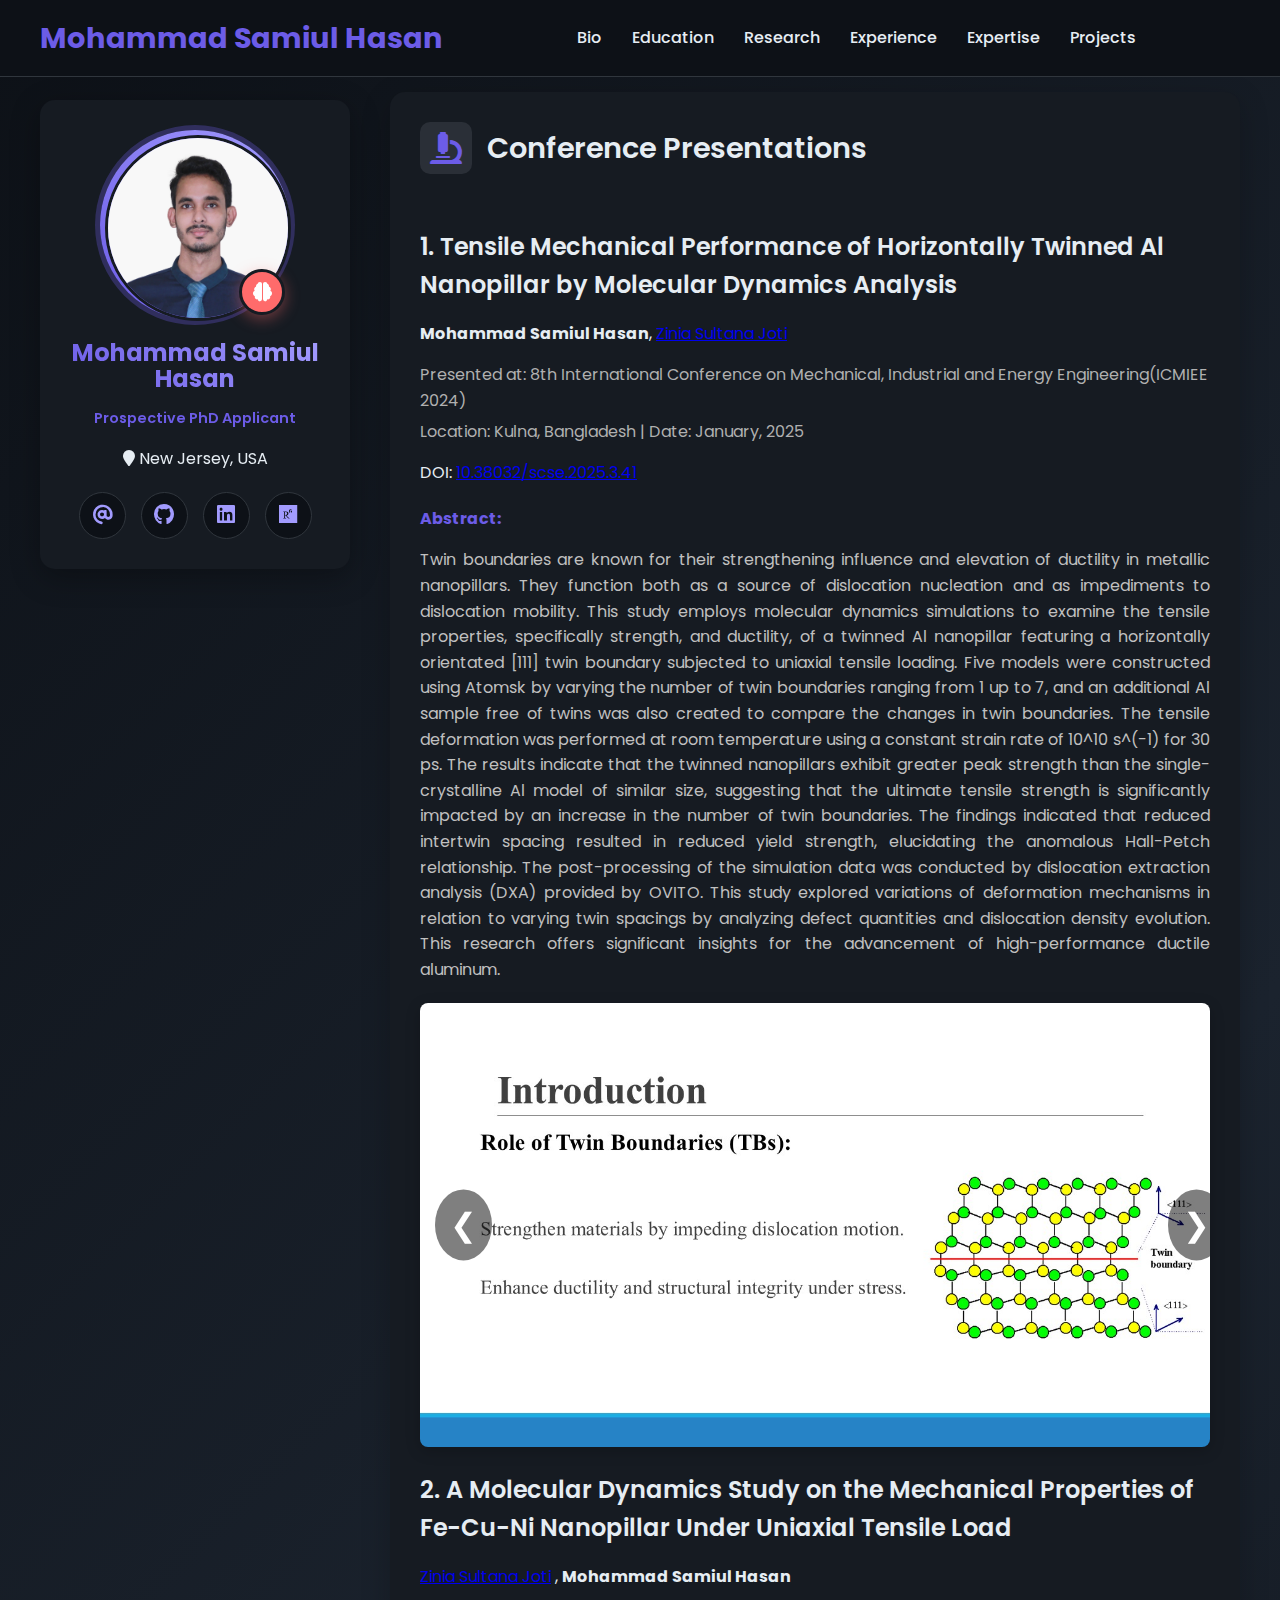
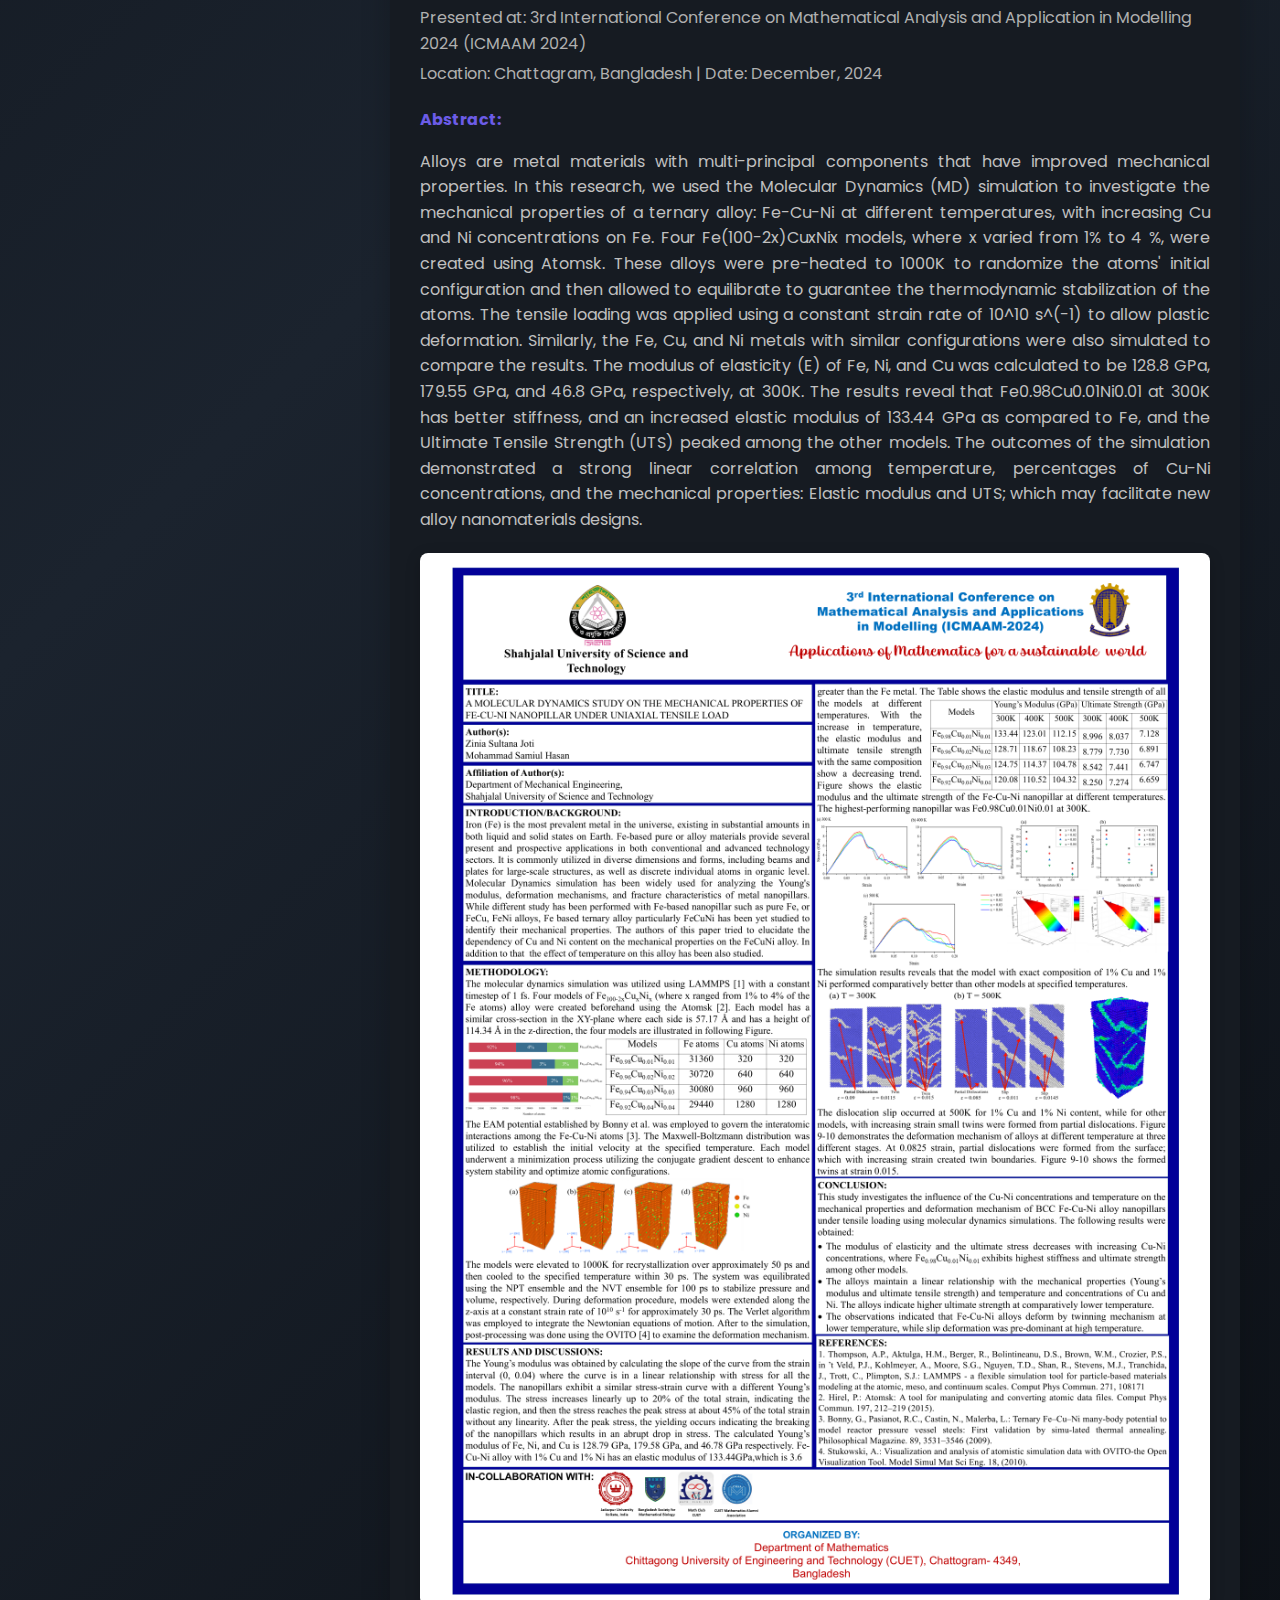
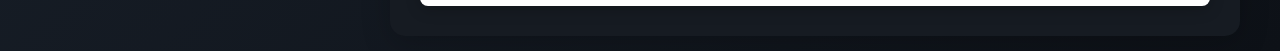
<file: research.html>
<!DOCTYPE html>
<html lang="en">

<head>
    <meta charset="UTF-8">
    <meta name="viewport" content="width=device-width, initial-scale=1.0">
    <title>Mohammad Samiul Hasan - Research Experience</title>
    <link rel="icon" type="image/x-icon" href="content/favicon.ico">
    <link rel="stylesheet" href="style.css">
    <link rel="stylesheet" href="https://cdnjs.cloudflare.com/ajax/libs/font-awesome/6.0.0-beta3/css/all.min.css">
</head>

<body>
    <header class="navbar">
        <div class="container">
            <span class="logo">Mohammad Samiul Hasan</span>
            <nav>
                <ul class="navbar-links">
                    <li><a href="index.html#bio">Bio</a></li>
                    <li><a href="index.html#education">Education</a></li>
                    <li><a href="index.html#conference">Research</a></li>
                    <li><a href="index.html#experience">Experience</a></li>
                    <li><a href="index.html#expertise">Expertise</a></li>
                    <li><a href="index.html#projects">Projects</a></li>
                </ul>
            </nav>
            <div class="nav-icons">

            </div>
        </div>
    </header>

    <main class="main-content">
        <div class="container hero-section">
            <div class="profile-card">
                <div class="profile-image-container">
                    <img src="content/profile.png" alt="Mohammad Samiul Hasan" class="profile-image">
                    <div class="rocket-icon">
                        <i class="fas fa-brain"></i>
                    </div>
                </div>
                <h1 class="name">Mohammad Samiul <br> Hasan</h1>
                <!-- <p class="pronouns">(he/him)</p> -->
                <p class="title">Prospective PhD Applicant</p>
                <!-- <p class="affiliation">BJIT Limited</p> -->
                <p class="location-text"><i class="fa fa-map-marker" aria-hidden="true"></i> New Jersey, USA</p>
                <div class="social-links">
                    <a href="mailto:samiulhasan823@gmail.com"><i class="fas fa-at"></i></a>
                    <a href="https://github.com/M-Samiul-Hasan" target="_blank"><i class="fab fa-github"></i></a>
                    <a href="https://www.linkedin.com/in/samiulhasan23/" target="_blank"><i class="fab fa-linkedin"></i></a>
                    <a href="https://www.researchgate.net/profile/Mohammad-Hasan-52" target="_blank"><i class="fab fa-researchgate"></i></a>
                    <!-- <a href="#"><i class="fab fa-google"></i></a> -->
                    <!-- <a href="#"><i class="fab fa-orcid"></i></a> -->
                </div>
            </div>

            <div class="info-sections">
                <section class="research-section" id="conference">
                    <div class="section-header">
                        <i class="fas fa-microscope"></i>
                        <h2>Conference Presentations</h2>
                    </div>

                    <div class="research-item">
                        <h3>1. Tensile Mechanical Performance of Horizontally Twinned Al Nanopillar by Molecular
                            Dynamics Analysis</h3>
                        <p class="publication-author"> <strong>Mohammad Samiul Hasan</strong>, <a
                                href="https://ziniajoti.github.io" target="_blank">Zinia Sultana Joti</a></p>
                        <p class="conference-info">Presented at: 8th International Conference on Mechanical, Industrial
                            and Energy Engineering(ICMIEE 2024)</p>
                        <p class="conference-info">Location: Kulna, Bangladesh | Date: January, 2025</p>
                        <p class="doi-link">
                            DOI: <a href="https://doi.org/10.38032/scse.2025.3.41"
                                target="_blank">10.38032/scse.2025.3.41</a>
                        </p>
                        <div class="abstract-content">
                            <h4>Abstract:</h4>
                            <p>Twin boundaries are known for their strengthening influence and elevation of ductility in
                                metallic nanopillars. They function both as a source of dislocation nucleation and as
                                impediments to dislocation mobility. This study employs molecular dynamics simulations
                                to examine the tensile properties, specifically strength, and ductility, of a twinned Al
                                nanopillar featuring a horizontally orientated [111] twin boundary subjected to uniaxial
                                tensile loading. Five models were constructed using Atomsk by varying the number of twin
                                boundaries ranging from 1 up to 7, and an additional Al sample free of twins was also
                                created to compare the changes in twin boundaries. The tensile deformation was performed
                                at room temperature using a constant strain rate of 10^10 s^(-1) for 30 ps. The results
                                indicate that the twinned nanopillars exhibit greater peak strength than the
                                single-crystalline Al model of similar size, suggesting that the ultimate tensile
                                strength is significantly impacted by an increase in the number of twin boundaries. The
                                findings indicated that reduced intertwin spacing resulted in reduced yield strength,
                                elucidating the anomalous Hall-Petch relationship. The post-processing of the simulation
                                data was conducted by dislocation extraction analysis (DXA) provided by OVITO. This
                                study explored variations of deformation mechanisms in relation to varying twin spacings
                                by analyzing defect quantities and dislocation density evolution. This research offers
                                significant insights for the advancement of high-performance ductile aluminum.</p>
                        </div>
                        <div class="image-box-container">
                            <div class="image-box">
                                <img src="content/research/paper_01/screenshot-1.JPG" alt="Presentation Slide 1"
                                    class="image-box-img active-img">
                                <img src="content/research/paper_01/screenshot-2.JPG" alt="Presentation Slide 2"
                                    class="image-box-img">
                                <img src="content/research/paper_01/screenshot-3.JPG" alt="Presentation Slide 3"
                                    class="image-box-img">
                                <img src="content/research/paper_01/screenshot-4.JPG" alt="Presentation Slide 4"
                                    class="image-box-img">
                                <img src="content/research/paper_01/screenshot-5.JPG" alt="Presentation Slide 5"
                                    class="image-box-img">
                            </div>

                            <div class="image-box-nav">
                                <a class="prev-img">&#10094;</a>
                                <a class="next-img">&#10095;</a>
                            </div>
                        </div>

                        <div class="research-item">
                            <h3>2. A Molecular Dynamics Study on the Mechanical Properties of Fe-Cu-Ni Nanopillar Under
                                Uniaxial Tensile Load</h3>
                            <p class="publication-author"><a href="https://ziniajoti.github.io" target="_blank">Zinia
                                    Sultana
                                    Joti</a> , <strong>Mohammad Samiul Hasan</strong></p>
                            <p class="conference-info">Presented at: 3rd International Conference on Mathematical
                                Analysis
                                and Application in Modelling 2024 (ICMAAM 2024)</p>
                            <p class="conference-info">Location: Chattagram, Bangladesh | Date: December, 2024</p>
                            <div class="abstract-content">
                                <h4>Abstract:</h4>
                                <p>Alloys are metal materials with multi-principal components that have improved
                                    mechanical
                                    properties. In this research, we used the Molecular Dynamics (MD) simulation to
                                    investigate the mechanical properties of a ternary alloy: Fe-Cu-Ni at different
                                    temperatures, with increasing Cu and Ni concentrations on Fe. Four Fe(100-2x)CuxNix
                                    models, where x varied from 1% to 4 %, were created using Atomsk. These alloys were
                                    pre-heated to 1000K to randomize the atoms' initial configuration and then allowed
                                    to
                                    equilibrate to guarantee the thermodynamic stabilization of the atoms. The tensile
                                    loading was applied using a constant strain rate of 10^10 s^(-1) to allow plastic
                                    deformation. Similarly, the Fe, Cu, and Ni metals with similar configurations were
                                    also
                                    simulated to compare the results. The modulus of elasticity (E) of Fe, Ni, and Cu
                                    was
                                    calculated to be 128.8 GPa, 179.55 GPa, and 46.8 GPa, respectively, at 300K. The
                                    results
                                    reveal that Fe0.98Cu0.01Ni0.01 at 300K has better stiffness, and an increased
                                    elastic
                                    modulus of 133.44 GPa as compared to Fe, and the Ultimate Tensile Strength (UTS)
                                    peaked
                                    among the other models. The outcomes of the simulation demonstrated a strong linear
                                    correlation among temperature, percentages of Cu-Ni concentrations, and the
                                    mechanical
                                    properties: Elastic modulus and UTS; which may facilitate new alloy nanomaterials
                                    designs.</p>
                            </div>
                            <div class="media-container">
                                <img src="content/research/paper_02/Slide1.PNG" alt="Presentation Slide 3"
                                    class="presentation-image">
                            </div>
                        </div>

                </section>
            </div>
        </div>
    </main>

    <script src="script.js"></script>
</body>


</html>
</file>
<file: style.css>
@import url('https://fonts.googleapis.com/css2?family=Poppins:wght@300;400;500;600;700&display=swap');

:root {
    --bg-color: #0d1117;
    --text-color: #e6edf3;
    --primary-color: #6c5ce7;
    --secondary-color: #a29bfe;
    --card-bg: #161b22;
    --border-color: #30363d;
    --hover-color: #8b80f8;
}

body {
    font-family: 'Poppins', sans-serif;
    margin: 0;
    padding: 0;
    background: linear-gradient(135deg, #0d1117, #1b232e, #0d1117);
    color: var(--text-color);
    line-height: 1.6;
    overflow-x: hidden;
}

.container {
    max-width: 1200px;
    margin: 0 auto;
    padding: 0 20px;
}

/* Navbar */
.navbar {
    background-color: var(--bg-color);
    padding: 15px 0;
    border-bottom: 1px solid var(--border-color);
    position: sticky;
    top: 0;
    z-index: 1000;
}

.navbar .container {
    display: flex;
    justify-content: space-between;
    align-items: center;
}

.navbar .logo {
    font-size: 1.8em;
    font-weight: 700;
    color: var(--primary-color);
    text-decoration: none;
}

.navbar nav ul {
    list-style: none;
    margin: 0;
    padding: 0;
    display: flex;
}

.navbar nav ul li {
    margin-left: 30px;
}

.navbar nav ul li a {
    color: var(--text-color);
    text-decoration: none;
    font-weight: 500;
    transition: color 0.3s ease;
}

.navbar nav ul li a:hover {
    color: var(--secondary-color);
}

.nav-icons {
    display: flex;
    gap: 20px;
    font-size: 1.2em;
}

.nav-icons i {
    cursor: pointer;
    color: var(--text-color);
    transition: color 0.3s ease;
}

.nav-icons i:hover {
    color: var(--secondary-color);
}

/* Summary links at the Professional summary */
.summary-link {
    font-size: 0.9em; /* Makes the link slightly smaller than the main text */
    text-decoration: none; /* Removes the underline */
    color: #9999FF; /* Use a lighter, subtle version of your primary color */
    margin-left: 3px;
    font-weight: normal; /* Ensures the link text is not bold */
}

.summary-link:hover {
    text-decoration: underline; /* Add underline on hover for accessibility */
}


/* Research Interest */
.research-interests-container {
    margin-top: 5px; /* Space above the list */
    padding: 0px 20px;
    border-left: 5px solid var(--primary-color); /* Adds a subtle color accent */
    background-color: #1a1a2e; /* Slightly lighter background than the page */
    border-radius: 5px;
}

.interests-heading {
    color: var(--primary-color);
    font-size: 1.1rem;
    margin-bottom: 10px;
    border-bottom: 1px dashed #333; /* Separates heading from list items */
    padding-bottom: 5px;
}

.interests-list {
    list-style: none; /* Removes default bullet points */
    padding-left: 0;
    font-size: 1rem;
    line-height: 1.6;
}

.interests-list li {
    color: var(--text-color-light);
    /* Space below each item */
    margin-bottom: 5px; 
}

.interests-list i {
    /* Styles the icons */
    color: #FFFFFF;
    margin-right: 8px;
    width: 15px; /* Ensures all icons align */
    text-align: center;
}
/* New styles for education page */
/* Special styling for the online certifications card */
/* --- Online Course Specific Styling --- */

/* Style for the container list */
.styled-list {
    list-style: none; /* Remove default bullets */
    padding-left: 0;
    line-height: 2.2; /* Add space between items */
}

/* Style for the source initials (C or e) */
.course-source {
    display: inline-flex;
    justify-content: center;
    align-items: center;
    width: 20px;
    height: 20px;
    border-radius: 50%; /* Makes it a circle */
    font-size: 0.8rem;
    font-weight: bold;
    margin-right: 10px;
    color: white;
}

/* Specific color for Coursera */
.coursera-icon {
    background-color: #0056D2; /* Coursera's blue */
}

/* Specific color for edX */
.edx-icon {
    background-color: #313131; /* edX's dark color */
    color: #FFFFFF;
}

/* Bold the course name itself */
.styled-list li strong {
    font-weight: bold;
    margin-right: 5px;
}
/* --- FIX 1: Ensure all content is vertically centered --- */
.styled-list li {
    display: flex; /* Use flexbox to align children */
    align-items: center; /* Center items vertically */
    margin-bottom: 10px; /* Space between list items */
}

/* --- FIX 2: Ensure the course text and link wrap together cleanly --- */
.course-details {
    /* Allows the text and link to take up the remaining space */
    flex-grow: 1; 
    
    /* Important for subtle visual alignment */
    line-height: 1.4; 
}

/* --- FIX 3: Style the Certification Link --- */
.certification-link {
    /* Makes the link text subtle and distinct */
    font-size: 0.9em; 
    color: #9999FF; /* Example color, use your preference */
    text-decoration: none; 
    margin-left: 5px; /* Space after the course name */
    
    /* Prevents the entire link phrase from wrapping unnecessarily */
    white-space: nowrap; 
}

.certification-link:hover {
    text-decoration: underline;
}

/* Hero Section */
.hero-section {
    display: flex;
    gap: 40px;
    padding: 15px 0;
    align-items: flex-start;
}

/* Profile Card */
.profile-card {
    background-color: var(--card-bg);
    padding: 30px;
    border-radius: 15px;
    box-shadow: 0 8px 30px rgba(0, 0, 0, 0.3);
    text-align: center;
    min-width: 250px;
    flex-basis: 250px; /* New: Locks the sidebar's width */
    position: sticky; /* Keep the sticky behavior */
    top: 100px;
    align-self: flex-start;
}

.profile-image-container {
    position: relative;
    width: 180px;
    height: 180px;
    margin: 0 auto 20px;
    border-radius: 50%;
    background: linear-gradient(45deg, var(--primary-color), var(--secondary-color));
    padding: 5px;
    box-shadow: 0 0 0 5px rgba(108, 92, 231, 0.3);
}

.profile-image {
    width: 100%;
    height: 100%;
    border-radius: 50%;
    object-fit: cover;
    border: 3px solid var(--card-bg);
}

.rocket-icon {
    position: absolute;
    bottom: 5px;
    right: 5px;
    background-color: #ff6b6b;
    color: white;
    border-radius: 50%;
    width: 40px;
    height: 40px;
    display: flex;
    justify-content: center;
    align-items: center;
    font-size: 1.2em;
    border: 3px solid var(--card-bg);
    box-shadow: 0 4px 15px rgba(255, 107, 107, 0.4);
}

.profile-card .name {
    font-size: 1.5em;
    font-weight: 700;
    margin: 10px 0 5px;
    line-height: 1.1;
    text-transform: capitalize;
    background: linear-gradient(45deg, var(--primary-color), var(--secondary-color));
    background-clip: text;
    -webkit-text-fill-color: transparent;
}


.profile-card .pronouns {
    font-size: 0.9em;
    color: #b0b0b0;
    margin-bottom: 15px;
}

.profile-card .title {
    font-size: 0.9em;
    color: var(--primary-color);
    font-weight: 600;
    margin-bottom: 2px;
}

.profile-card .affiliation {
    font-size: 1em;
    color: #b0b0b0;
    margin-bottom: 25px;
}

.social-links {
    display: flex;
    justify-content: center;
    gap: 15px;
    flex-wrap: wrap;
    margin-top: 20px;
}

.social-links a {
    background-color: var(--bg-color);
    width: 45px;
    height: 45px;
    border-radius: 50%;
    display: flex;
    justify-content: center;
    align-items: center;
    font-size: 1.3em;
    color: var(--secondary-color);
    text-decoration: none;
    transition: background-color 0.3s ease, transform 0.2s ease;
    border: 1px solid var(--border-color);
}

.social-links a:hover {
    background-color: var(--hover-color);
    color: white;
    transform: translateY(-3px);
}

/* Info Sections */
.info-sections {
    flex-grow: 1;
    display: flex;
    flex-direction: column;
    gap: 30px;
}

.info-sections section {
    background-color: var(--card-bg);
    padding: 30px;
    border-radius: 15px;
    box-shadow: 0 8px 30px rgba(0, 0, 0, 0.2);
}

.section-header {
    display: flex;
    align-items: center;
    margin-bottom: 25px;
}

.section-header i {
    font-size: 2em;
    color: var(--primary-color);
    margin-right: 15px;
    background-color: #2a2f37;
    padding: 10px;
    border-radius: 10px;
}

.section-header h2 {
    font-size: 1.8em;
    margin: 0;
    font-weight: 600;
}

.summary-section p {
    margin-bottom: 25px;
    font-size: 1.1em;
    color: #c0c0c0;
    text-align: justify;
    /* Add this line */
}



.download-cv {
    background-color: var(--primary-color);
    color: white;
    padding: 15px 30px;
    border: none;
    border-radius: 8px;
    font-size: 1.1em;
    cursor: pointer;
    transition: background-color 0.3s ease, transform 0.2s ease;
    display: inline-flex;
    align-items: center;
    gap: 10px;
    font-weight: 600;
}

.download-cv:hover {
    background-color: var(--hover-color);
    transform: translateY(-2px);
}

.education-cards {
    display: flex;
    gap: 20px;
    flex-wrap: wrap;
    justify-content: space-between;
}

.education-card {
    background-color: var(--bg-color);
    padding: 25px;
    border-radius: 12px;
    flex: 1;
    min-width: 250px;
    display: flex;
    flex-direction: column;
    align-items: center;
    text-align: center;
    border: 1px solid var(--border-color);
    transition: transform 0.2s ease, border-color 0.3s ease;
}

.education-card:hover {
    transform: translateY(-5px);
    border-color: var(--primary-color);
}

.education-card i {
    font-size: 2.2em;
    color: var(--secondary-color);
    margin-bottom: 15px;
    background-color: #2a2f37;
    padding: 12px;
    border-radius: 50%;
}

.education-card h3 {
    font-size: 1.3em;
    margin: 0 0 8px;
    font-weight: 600;
    color: var(--text-color);
}

.education-card p {
    font-size: 0.95em;
    color: #b0b0b0;
    margin: 0;
}

/* New sections */
.experience-list,
.projects-section p {
    font-size: 1.1em;
    color: #c0c0c0;
}

.experience-list h3 {
    font-size: 1.3em;
    margin: 0 0 5px;
    color: var(--primary-color);
}

.experience-list p {
    font-size: 0.9em;
    color: #b0b0b0;
    margin: 0 0 10px;
}

.experience-list ul {
    margin: 0;
    padding-left: 20px;
}

.experience-list li {
    margin-bottom: 5px;
}

.experience-list li {
    text-align: justify;
}

/* Styling for the new project section */
.project-list {
    display: flex;
    flex-direction: column;
    gap: 20px;
}

.project-item h3 {
    color: var(--primary-color);
    margin: 0 0 5px;
}

.project-item p {
    margin: 0;
    color: #c0c0c0;
    text-align: justify;
}

/* Styling for the new research sections */
.research-section {
    display: flex;
    flex-direction: column;
    gap: 05px;
}

.research-item h3 {
    font-size: 1.5em;
    font-weight: 600;
    color: var(--text-color);
    margin-bottom: 10px;
}

.research-item .conference-info {
    font-size: 1em;
    color: #b0b0b0;
    margin: 5px 0;
}

.abstract-content h4 {
    color: var(--primary-color);
    margin-top: 20px;
    margin-bottom: 5px;
}

.abstract-content p {
    font-size: 1em;
    color: #c0c0c0;
    line-height: 1.6;
    text-align: justify;
}

.media-container {
    display: flex;
    flex-wrap: wrap;
    gap: 15px;
    margin-top: 20px;
    justify-content: center;
}

.presentation-image {
    max-width: 100%;
    height: auto;
    border-radius: 8px;
    box-shadow: 0 4px 15px rgba(0, 0, 0, 0.2);
    transition: transform 0.3s ease;
}

.presentation-image:hover {
    transform: scale(1.03);
}

@media (max-width: 768px) {
    .media-container {
        flex-direction: column;
        align-items: center;
    }
}

/* Image Box Styles */
.image-box-container {
    position: relative;
    max-width: 800px;
    margin: 20px auto;
    border-radius: 8px;
    overflow: hidden;
    box-shadow: 0 4px 15px rgba(0, 0, 0, 0.2);
}

.image-box {
    position: relative;
}

.image-box-img {
    width: 100%;
    height: auto;
    display: none; /* Hides all images by default */
}

.image-box-img.active-img {
    display: block; /* Shows only the active image */
}

.image-box-nav {
    position: absolute;
    top: 50%;
    width: 100%;
    display: flex;
    justify-content: space-between;
    transform: translateY(-50%);
    padding: 0 15px;
}

.prev-img, .next-img {
    cursor: pointer;
    font-size: 2em;
    color: white;
    background-color: rgba(0, 0, 0, 0.5);
    padding: 10px 15px;
    border-radius: 50%;
    user-select: none;
    transition: background-color 0.3s ease;
}

.prev-img:hover, .next-img:hover {
    background-color: rgba(0, 0, 0, 0.8);
}

/* On hover, add a black background with a little opacity */
.prev:hover, .next:hover {
    background-color: rgba(0, 0, 0, 0.8);
}


/* New Expertise Page Styles */
.expertise-category {
    margin-bottom: 30px;
}

.expertise-category h3 {
    font-size: 1.5em;
    font-weight: 600;
    color: var(--primary-color);
    margin-bottom: 15px;
    border-bottom: 2px solid var(--border-color);
    padding-bottom: 5px;
}

.expertise-item {
    background-color: var(--bg-color);
    padding: 20px;
    border-radius: 10px;
    border: 1px solid var(--border-color);
    margin-bottom: 25px; /* Adds space between each skill */
}

.skill-name {
    font-size: 1.2em;
    font-weight: 500;
    margin-bottom: 15px;
    color: var(--text-color);
    text-align: center;
    display: block;
}

.project-description {
    margin-top: 20px;
    color: #c0c0c0;
    font-size: 1em;
}

.project-description h4 {
    color: var(--secondary-color);
    margin-bottom: 5px;
}

.project-description p {
    margin: 5px 0;
    text-align: justify;
}

.profile-link {
    text-decoration: none;
    color: var(--text-color);
    font-weight: 500;
}

/* --- Responsive Design (Fixed for Universal Toggle) --- */

/* * IMPORTANT: We move the #menu-toggle display: block outside of any media query
* so it is visible by default on ALL screen sizes.
*/

/* * --------------------------------------------------------------------------
* GLOBAL/DESKTOP STYLES: Ensure the hamburger icon is visible next to links.
* --------------------------------------------------------------------------
*/

/* Remove the 'display: none !important' that was in your global/base CSS 
   (or ensure it's removed if it was there). We will control it here: */
#menu-toggle {
    display: block; /* Ensure it is visible always */
    font-size: 1.5rem;
    cursor: pointer;
    margin-left: 20px; /* Space it from the theme toggle icon */
}

/* Ensure the desktop navigation links are visible on large screens */
.navbar nav {
    /* If your primary horizontal navigation is using this, 
       ensure it is visible outside of the media queries. */
    display: flex; 
}


@media (max-width: 992px) {
    /* 1. LAYOUT ADJUSTMENTS for Tablet/Laptop */
    .hero-section {
        flex-direction: column;
        align-items: center;
    }

    .profile-card {
        position: relative;
        top: 0;
        width: 100%;
        max-width: 400px;
        margin-bottom: 20px;
    }

    .info-sections {
        width: 100%;
    }

    /* 2. NAVIGATION ADJUSTMENTS: 
       On small screens, we hide the PRIMARY horizontal menu 
       so the hamburger button toggles the vertical '.navbar-links' menu. */
    
    .navbar nav {
        display: none; /* HIDE the default desktop menu (ul/li list) */
    }

    /* We don't need to explicitly show #menu-toggle here since it's now global */
    
    /* Ensure the logo and icons are spaced correctly */
    .navbar .container {
        justify-content: space-between;
        flex-direction: row; 
        flex-wrap: nowrap;
    }

    /* MOBILE MENU STYLES: Define the hidden vertical menu */
    .navbar-links {
        display: none; /* Hidden by default */
        flex-direction: column;
        position: absolute;
        top: 60px; 
        right: 0;
        width: 100%;
        background-color: var(--card-bg); 
        box-shadow: 0 4px 8px rgba(0, 0, 0, 0.5);
        z-index: 1001; /* Z-index increased for better reliability */
        padding: 10px 0;
        border-top: 1px solid var(--border-color);
    }

    .navbar-links.active {
        display: flex; /* Shown when JS toggles the 'active' class */
    }
    
    .navbar-links li {
        text-align: center;
        width: 100%;
        margin: 0;
        padding: 12px 0;
        border-bottom: 1px solid #333;
    }

    .navbar-links li:last-child {
        border-bottom: none;
    }
}

/* ---------------------------------------------------- */

/* Styles that apply from 768px down (small phones) */
@media (max-width: 768px) {
    /* Layout adjustments */
    .education-cards {
        flex-direction: column;
        align-items: center;
    }

    .education-card {
        width: 90%;
        max-width: 350px;
    }
    
    .section-header h2 {
        font-size: 1.5em;
    }

    .profile-card .name {
        font-size: 2.5em;
    }
}

/* ---------------------------------------------------- */

/* Styles that apply from 480px down (very small phones) */
@media (max-width: 480px) {
    .container {
        padding: 0 15px;
    }
    /* ... other 480px styles ... */
    .profile-card {
        padding: 20px;
    }
    /* ... and so on ... */
}

/* ---------------------------------------------------- */
</file>
